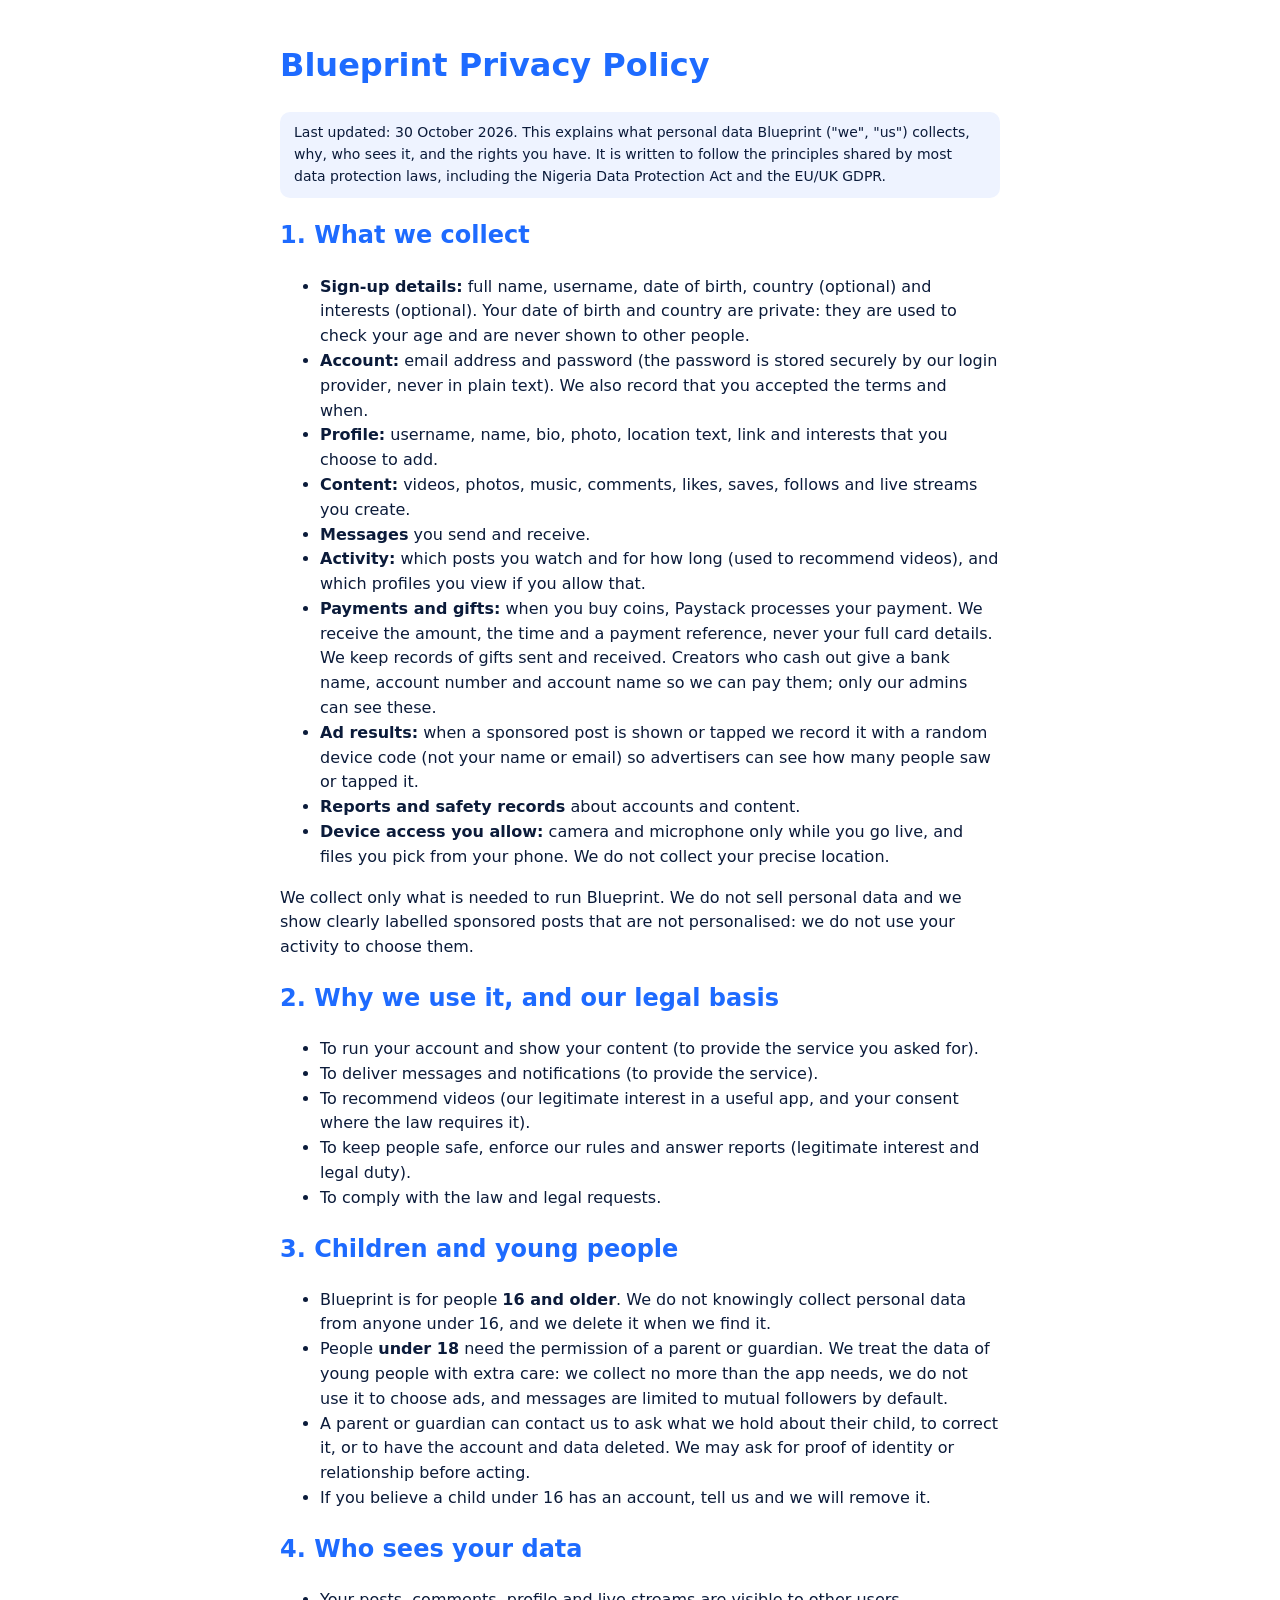
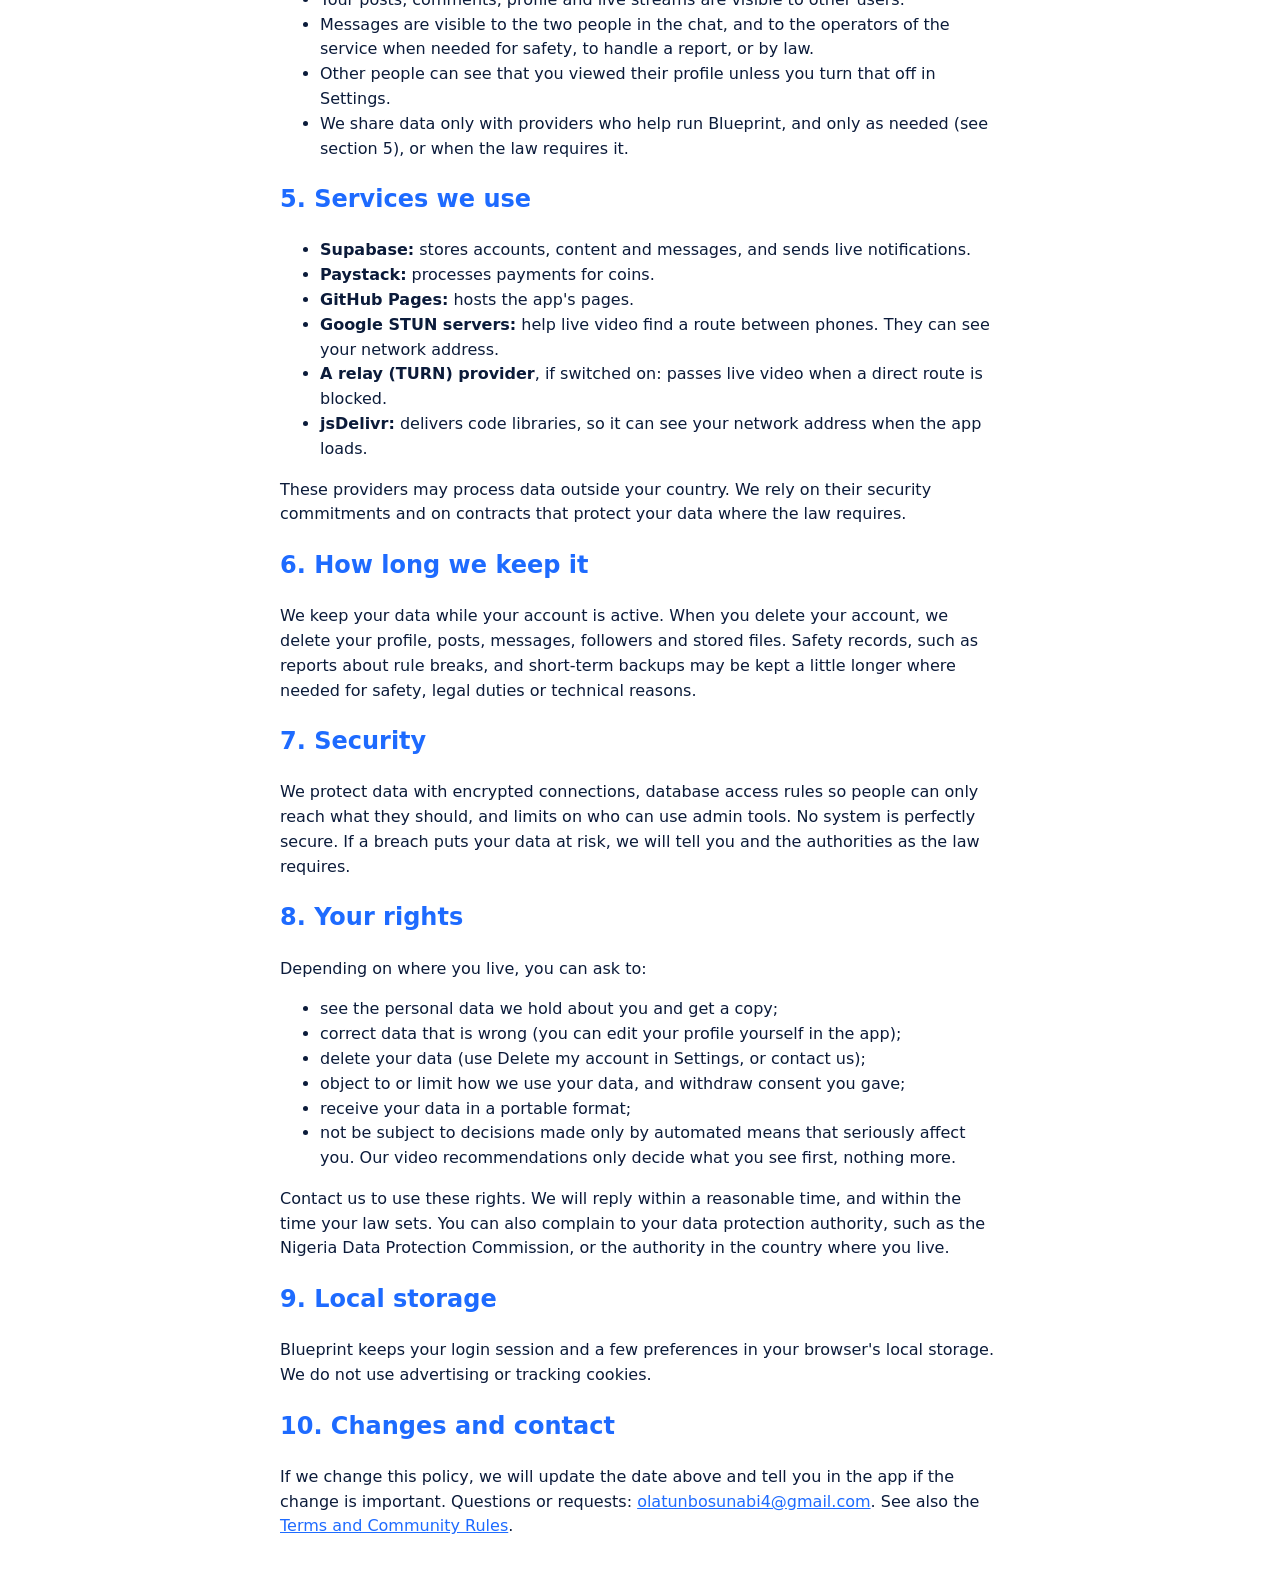
<file: privacy.html>
<!DOCTYPE html><html lang="en"><head><meta charset="utf-8"><meta name="viewport" content="width=device-width,initial-scale=1"><title>Blueprint Privacy Policy</title>
<style>body{font:16px/1.55 system-ui,sans-serif;max-width:720px;margin:0 auto;padding:20px;color:#0b1b3a}h1,h2{color:#1e6bff}a{color:#1e6bff}.note{background:#eef3ff;padding:10px 14px;border-radius:10px;font-size:14px}@media(prefers-color-scheme:dark){body{background:#07101f;color:#eaf1ff}.note{background:#0f1d36}}</style></head><body>
<h1>Blueprint Privacy Policy</h1>
<p class="note">Last updated: 30 October 2026. This explains what personal data Blueprint ("we", "us") collects, why, who sees it, and the rights you have. It is written to follow the principles shared by most data protection laws, including the Nigeria Data Protection Act and the EU/UK GDPR.</p>

<h2>1. What we collect</h2>
<ul>
<li><b>Sign-up details:</b> full name, username, date of birth, country (optional) and interests (optional). Your date of birth and country are private: they are used to check your age and are never shown to other people.</li><li><b>Account:</b> email address and password (the password is stored securely by our login provider, never in plain text). We also record that you accepted the terms and when.</li>
<li><b>Profile:</b> username, name, bio, photo, location text, link and interests that you choose to add.</li>
<li><b>Content:</b> videos, photos, music, comments, likes, saves, follows and live streams you create.</li>
<li><b>Messages</b> you send and receive.</li>
<li><b>Activity:</b> which posts you watch and for how long (used to recommend videos), and which profiles you view if you allow that.</li>
<li><b>Payments and gifts:</b> when you buy coins, Paystack processes your payment. We receive the amount, the time and a payment reference, never your full card details. We keep records of gifts sent and received. Creators who cash out give a bank name, account number and account name so we can pay them; only our admins can see these.</li><li><b>Ad results:</b> when a sponsored post is shown or tapped we record it with a random device code (not your name or email) so advertisers can see how many people saw or tapped it.</li><li><b>Reports and safety records</b> about accounts and content.</li>
<li><b>Device access you allow:</b> camera and microphone only while you go live, and files you pick from your phone. We do not collect your precise location.</li></ul>
<p>We collect only what is needed to run Blueprint. We do not sell personal data and we show clearly labelled sponsored posts that are not personalised: we do not use your activity to choose them.</p>

<h2>2. Why we use it, and our legal basis</h2>
<ul>
<li>To run your account and show your content (to provide the service you asked for).</li>
<li>To deliver messages and notifications (to provide the service).</li>
<li>To recommend videos (our legitimate interest in a useful app, and your consent where the law requires it).</li>
<li>To keep people safe, enforce our rules and answer reports (legitimate interest and legal duty).</li>
<li>To comply with the law and legal requests.</li></ul>

<h2>3. Children and young people</h2>
<ul>
<li>Blueprint is for people <b>16 and older</b>. We do not knowingly collect personal data from anyone under 16, and we delete it when we find it.</li>
<li>People <b>under 18</b> need the permission of a parent or guardian. We treat the data of young people with extra care: we collect no more than the app needs, we do not use it to choose ads, and messages are limited to mutual followers by default.</li>
<li>A parent or guardian can contact us to ask what we hold about their child, to correct it, or to have the account and data deleted. We may ask for proof of identity or relationship before acting.</li>
<li>If you believe a child under 16 has an account, tell us and we will remove it.</li></ul>

<h2>4. Who sees your data</h2>
<ul>
<li>Your posts, comments, profile and live streams are visible to other users.</li>
<li>Messages are visible to the two people in the chat, and to the operators of the service when needed for safety, to handle a report, or by law.</li>
<li>Other people can see that you viewed their profile unless you turn that off in Settings.</li>
<li>We share data only with providers who help run Blueprint, and only as needed (see section 5), or when the law requires it.</li></ul>

<h2>5. Services we use</h2>
<ul>
<li><b>Supabase:</b> stores accounts, content and messages, and sends live notifications.</li>
<li><b>Paystack:</b> processes payments for coins.</li><li><b>GitHub Pages:</b> hosts the app's pages.</li>
<li><b>Google STUN servers:</b> help live video find a route between phones. They can see your network address.</li>
<li><b>A relay (TURN) provider</b>, if switched on: passes live video when a direct route is blocked.</li>
<li><b>jsDelivr:</b> delivers code libraries, so it can see your network address when the app loads.</li></ul>
<p>These providers may process data outside your country. We rely on their security commitments and on contracts that protect your data where the law requires.</p>

<h2>6. How long we keep it</h2>
<p>We keep your data while your account is active. When you delete your account, we delete your profile, posts, messages, followers and stored files. Safety records, such as reports about rule breaks, and short-term backups may be kept a little longer where needed for safety, legal duties or technical reasons.</p>

<h2>7. Security</h2>
<p>We protect data with encrypted connections, database access rules so people can only reach what they should, and limits on who can use admin tools. No system is perfectly secure. If a breach puts your data at risk, we will tell you and the authorities as the law requires.</p>

<h2>8. Your rights</h2>
<p>Depending on where you live, you can ask to:</p>
<ul>
<li>see the personal data we hold about you and get a copy;</li>
<li>correct data that is wrong (you can edit your profile yourself in the app);</li>
<li>delete your data (use Delete my account in Settings, or contact us);</li>
<li>object to or limit how we use your data, and withdraw consent you gave;</li>
<li>receive your data in a portable format;</li>
<li>not be subject to decisions made only by automated means that seriously affect you. Our video recommendations only decide what you see first, nothing more.</li></ul>
<p>Contact us to use these rights. We will reply within a reasonable time, and within the time your law sets. You can also complain to your data protection authority, such as the Nigeria Data Protection Commission, or the authority in the country where you live.</p>

<h2>9. Local storage</h2>
<p>Blueprint keeps your login session and a few preferences in your browser's local storage. We do not use advertising or tracking cookies.</p>

<h2>10. Changes and contact</h2>
<p>If we change this policy, we will update the date above and tell you in the app if the change is important. Questions or requests: <a href="mailto:olatunbosunabi4@gmail.com">olatunbosunabi4@gmail.com</a>. See also the <a href="terms.html">Terms and Community Rules</a>.</p>
</body></html>
</file>
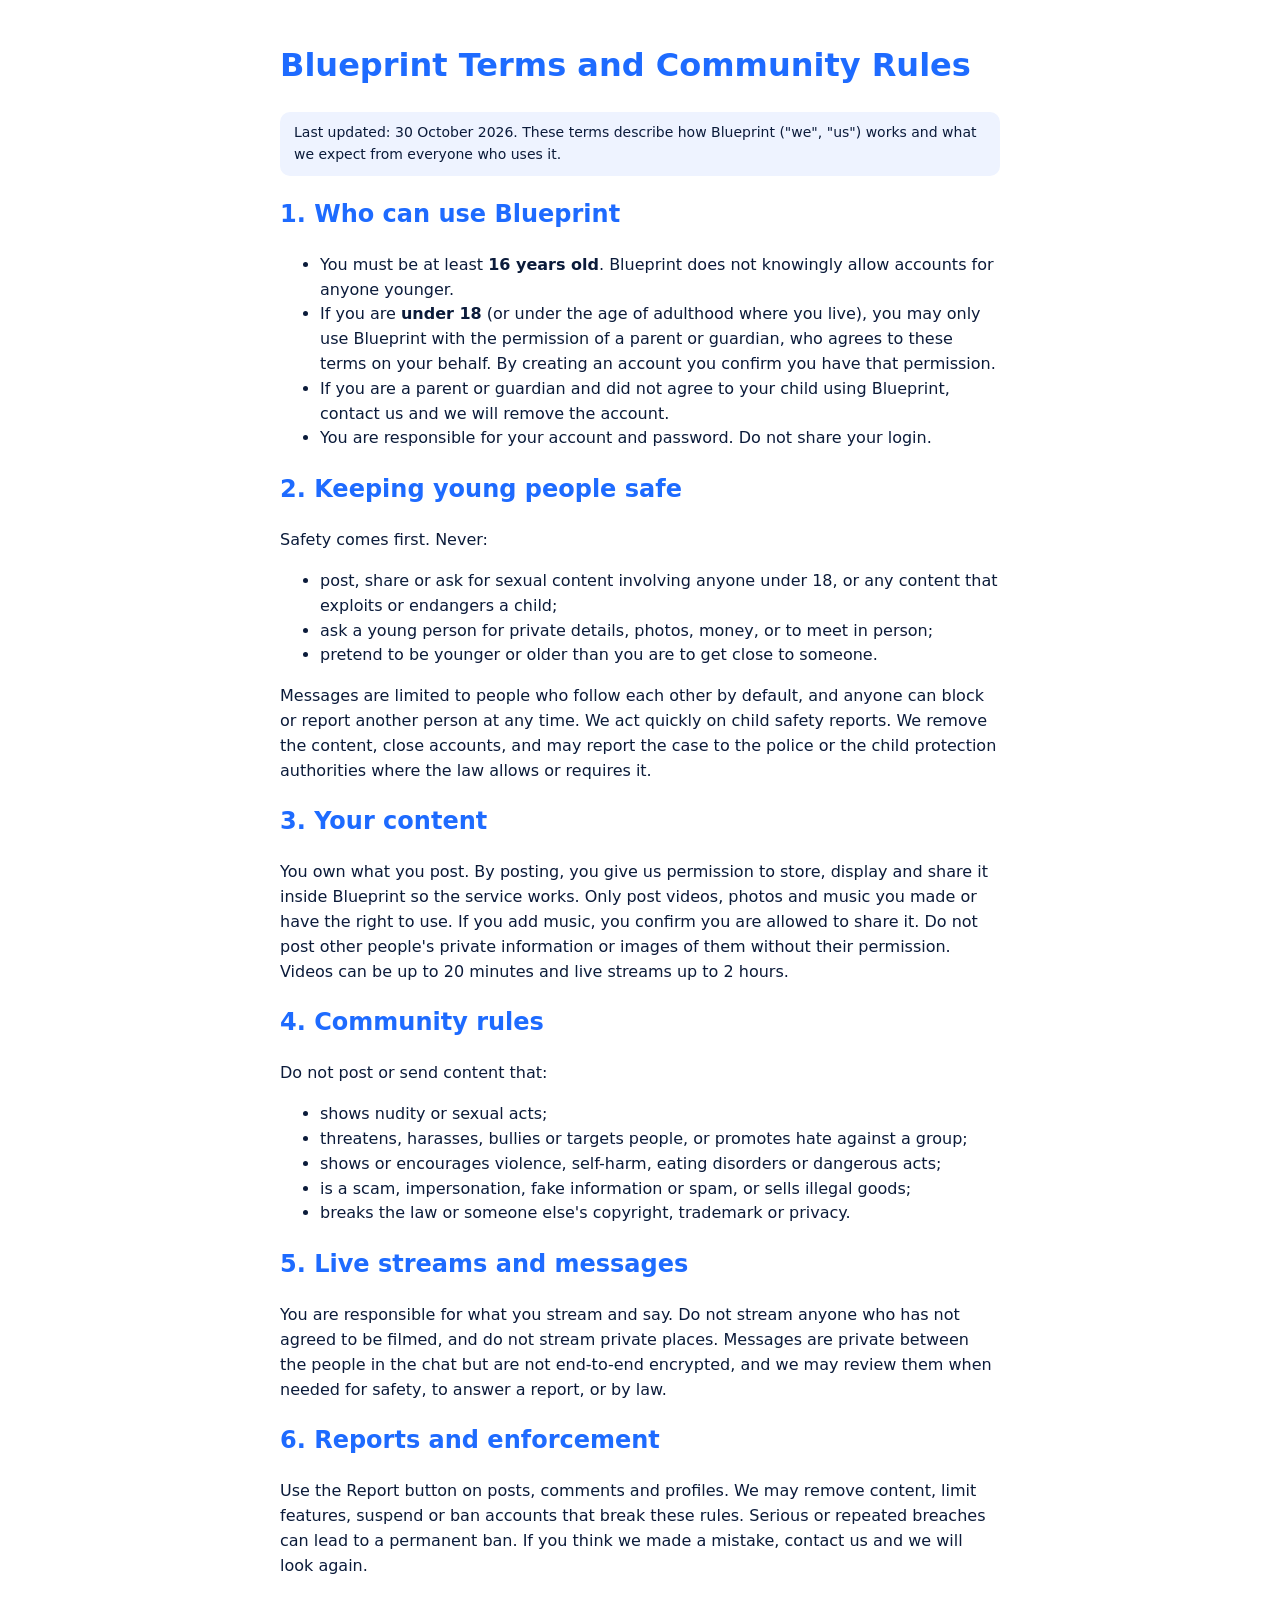
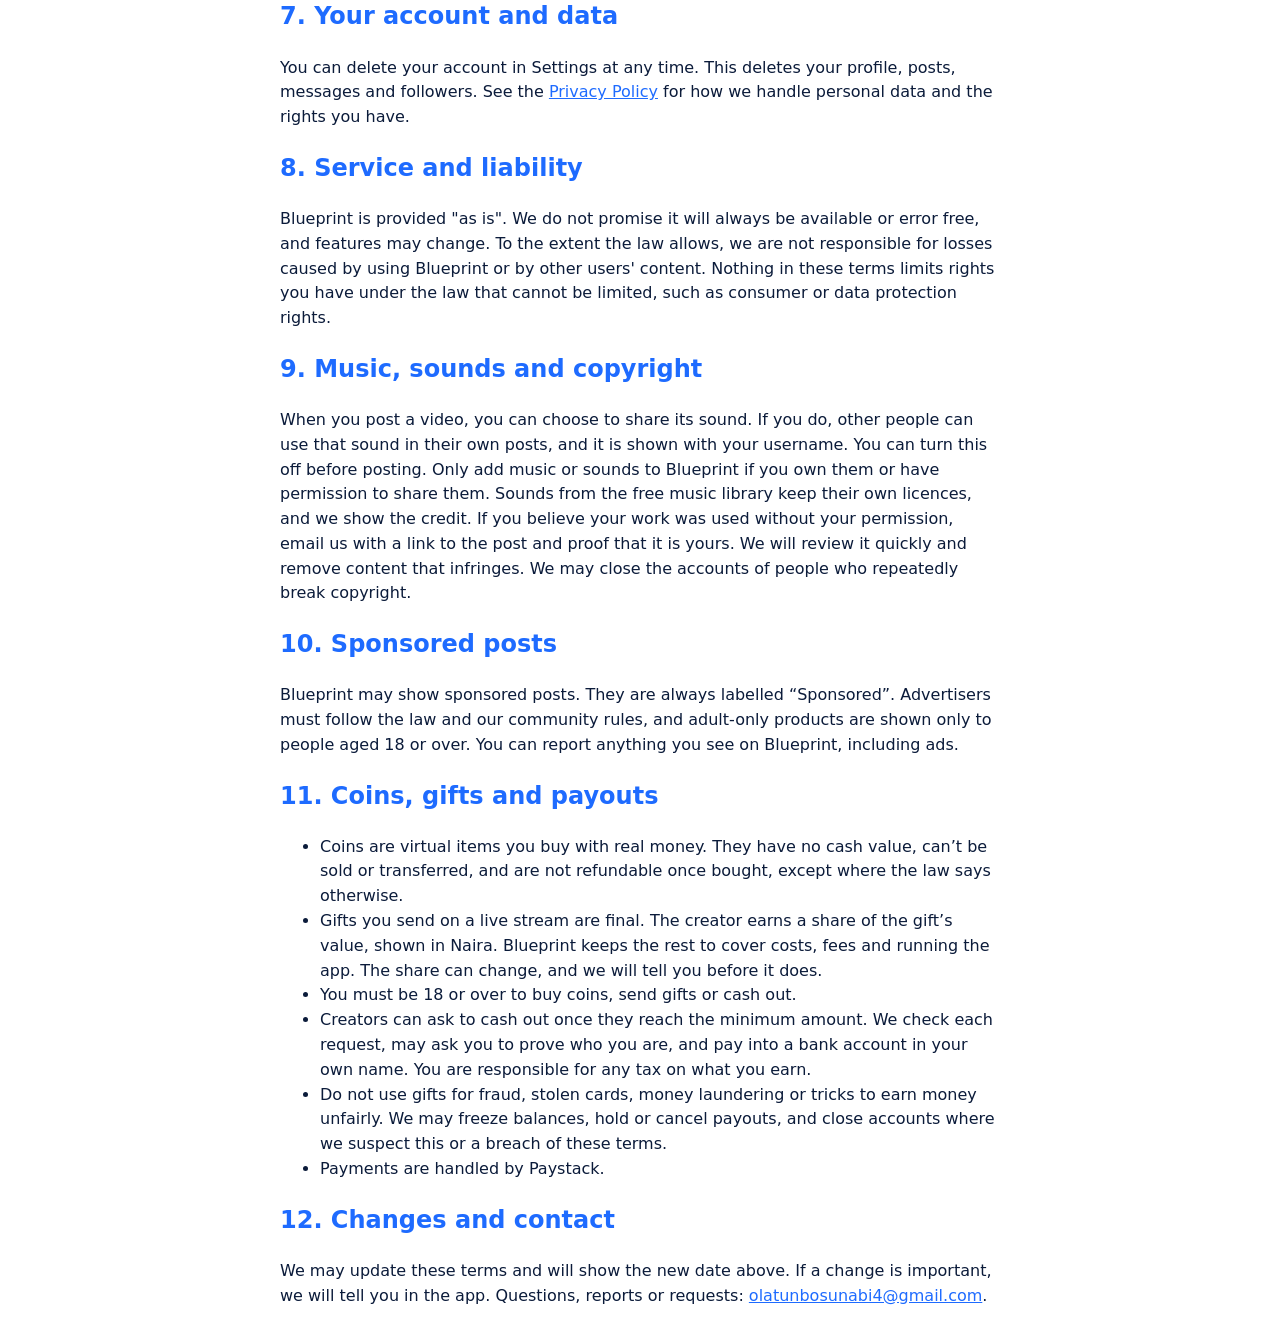
<file: terms.html>
<!DOCTYPE html><html lang="en"><head><meta charset="utf-8"><meta name="viewport" content="width=device-width,initial-scale=1"><title>Blueprint Terms and Community Rules</title>
<style>body{font:16px/1.55 system-ui,sans-serif;max-width:720px;margin:0 auto;padding:20px;color:#0b1b3a}h1,h2{color:#1e6bff}a{color:#1e6bff}.note{background:#eef3ff;padding:10px 14px;border-radius:10px;font-size:14px}@media(prefers-color-scheme:dark){body{background:#07101f;color:#eaf1ff}.note{background:#0f1d36}}</style></head><body>
<h1>Blueprint Terms and Community Rules</h1>
<p class="note">Last updated: 30 October 2026. These terms describe how Blueprint ("we", "us") works and what we expect from everyone who uses it.</p>

<h2>1. Who can use Blueprint</h2>
<ul>
<li>You must be at least <b>16 years old</b>. Blueprint does not knowingly allow accounts for anyone younger.</li>
<li>If you are <b>under 18</b> (or under the age of adulthood where you live), you may only use Blueprint with the permission of a parent or guardian, who agrees to these terms on your behalf. By creating an account you confirm you have that permission.</li>
<li>If you are a parent or guardian and did not agree to your child using Blueprint, contact us and we will remove the account.</li>
<li>You are responsible for your account and password. Do not share your login.</li></ul>

<h2>2. Keeping young people safe</h2>
<p>Safety comes first. Never:</p>
<ul>
<li>post, share or ask for sexual content involving anyone under 18, or any content that exploits or endangers a child;</li>
<li>ask a young person for private details, photos, money, or to meet in person;</li>
<li>pretend to be younger or older than you are to get close to someone.</li></ul>
<p>Messages are limited to people who follow each other by default, and anyone can block or report another person at any time. We act quickly on child safety reports. We remove the content, close accounts, and may report the case to the police or the child protection authorities where the law allows or requires it.</p>

<h2>3. Your content</h2>
<p>You own what you post. By posting, you give us permission to store, display and share it inside Blueprint so the service works. Only post videos, photos and music you made or have the right to use. If you add music, you confirm you are allowed to share it. Do not post other people's private information or images of them without their permission. Videos can be up to 20 minutes and live streams up to 2 hours.</p>

<h2>4. Community rules</h2>
<p>Do not post or send content that:</p>
<ul>
<li>shows nudity or sexual acts;</li>
<li>threatens, harasses, bullies or targets people, or promotes hate against a group;</li>
<li>shows or encourages violence, self-harm, eating disorders or dangerous acts;</li>
<li>is a scam, impersonation, fake information or spam, or sells illegal goods;</li>
<li>breaks the law or someone else's copyright, trademark or privacy.</li></ul>

<h2>5. Live streams and messages</h2>
<p>You are responsible for what you stream and say. Do not stream anyone who has not agreed to be filmed, and do not stream private places. Messages are private between the people in the chat but are not end-to-end encrypted, and we may review them when needed for safety, to answer a report, or by law.</p>

<h2>6. Reports and enforcement</h2>
<p>Use the Report button on posts, comments and profiles. We may remove content, limit features, suspend or ban accounts that break these rules. Serious or repeated breaches can lead to a permanent ban. If you think we made a mistake, contact us and we will look again.</p>

<h2>7. Your account and data</h2>
<p>You can delete your account in Settings at any time. This deletes your profile, posts, messages and followers. See the <a href="privacy.html">Privacy Policy</a> for how we handle personal data and the rights you have.</p>

<h2>8. Service and liability</h2>
<p>Blueprint is provided "as is". We do not promise it will always be available or error free, and features may change. To the extent the law allows, we are not responsible for losses caused by using Blueprint or by other users' content. Nothing in these terms limits rights you have under the law that cannot be limited, such as consumer or data protection rights.</p>

<h2>9. Music, sounds and copyright</h2>
<p>When you post a video, you can choose to share its sound. If you do, other people can use that sound in their own posts, and it is shown with your username. You can turn this off before posting. Only add music or sounds to Blueprint if you own them or have permission to share them. Sounds from the free music library keep their own licences, and we show the credit. If you believe your work was used without your permission, email us with a link to the post and proof that it is yours. We will review it quickly and remove content that infringes. We may close the accounts of people who repeatedly break copyright.</p>
<h2>10. Sponsored posts</h2>
<p>Blueprint may show sponsored posts. They are always labelled “Sponsored”. Advertisers must follow the law and our community rules, and adult-only products are shown only to people aged 18 or over. You can report anything you see on Blueprint, including ads.</p>
<h2>11. Coins, gifts and payouts</h2>
<ul>
<li>Coins are virtual items you buy with real money. They have no cash value, can’t be sold or transferred, and are not refundable once bought, except where the law says otherwise.</li>
<li>Gifts you send on a live stream are final. The creator earns a share of the gift’s value, shown in Naira. Blueprint keeps the rest to cover costs, fees and running the app. The share can change, and we will tell you before it does.</li>
<li>You must be 18 or over to buy coins, send gifts or cash out.</li>
<li>Creators can ask to cash out once they reach the minimum amount. We check each request, may ask you to prove who you are, and pay into a bank account in your own name. You are responsible for any tax on what you earn.</li>
<li>Do not use gifts for fraud, stolen cards, money laundering or tricks to earn money unfairly. We may freeze balances, hold or cancel payouts, and close accounts where we suspect this or a breach of these terms.</li>
<li>Payments are handled by Paystack.</li></ul>
<h2>12. Changes and contact</h2>
<p>We may update these terms and will show the new date above. If a change is important, we will tell you in the app. Questions, reports or requests: <a href="mailto:olatunbosunabi4@gmail.com">olatunbosunabi4@gmail.com</a>.</p>
</body></html>
</file>
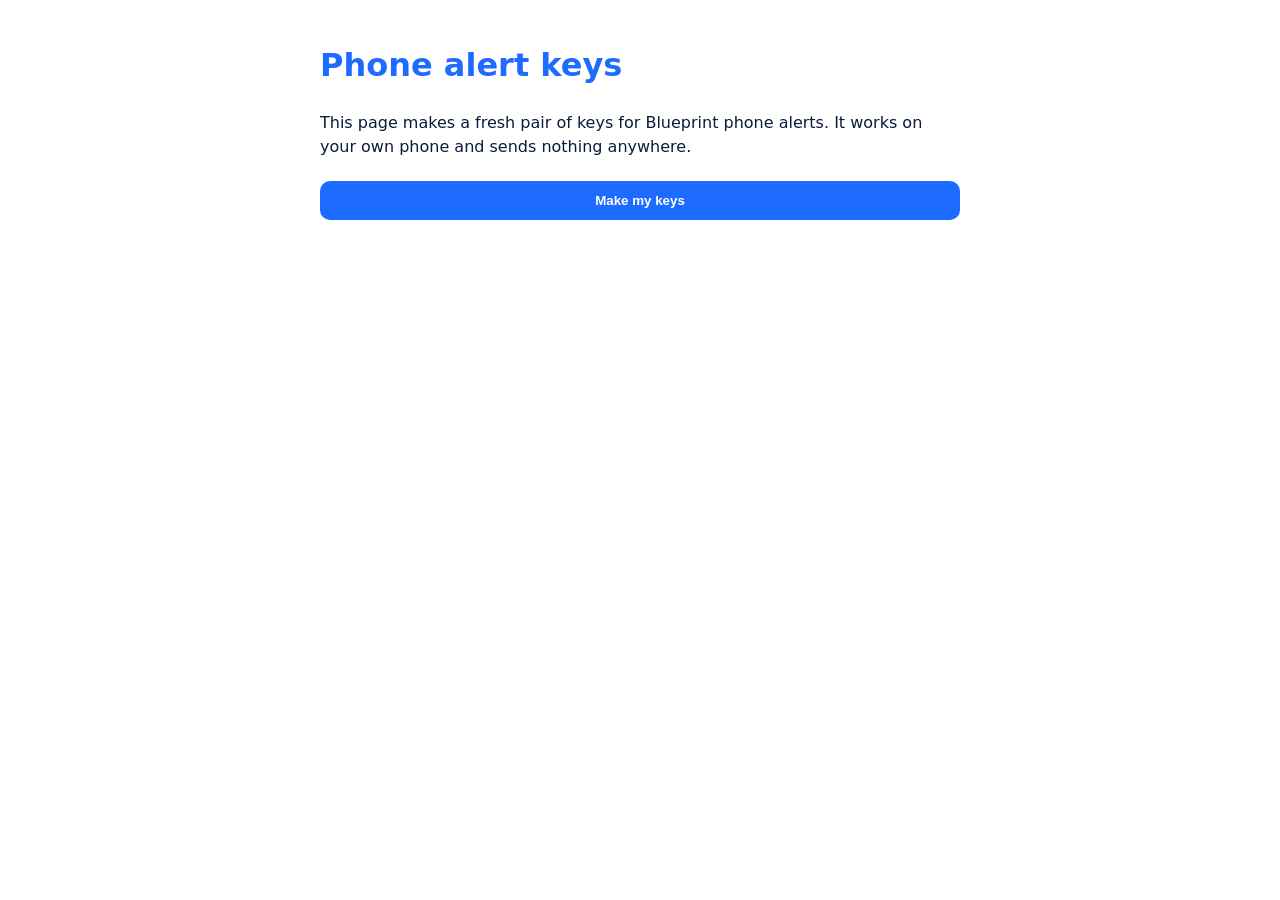
<file: vapid.html>
<!DOCTYPE html><html lang="en"><head><meta charset="utf-8"><meta name="viewport" content="width=device-width,initial-scale=1"><title>Blueprint key maker</title>
<style>body{font:16px/1.5 system-ui,sans-serif;max-width:640px;margin:0 auto;padding:20px;color:#0b1b3a}h1{color:#1e6bff}button{background:#1e6bff;color:#fff;border:0;border-radius:10px;padding:12px 16px;font-weight:700;width:100%;margin:6px 0}textarea{width:100%;font:13px monospace;padding:8px;border:1px solid #ccd;border-radius:8px}.warn{background:#fff1f0;border:1px solid #e5484d;border-radius:10px;padding:10px 14px;font-size:14px}@media(prefers-color-scheme:dark){body{background:#07101f;color:#eaf1ff}textarea{background:#0f1d36;color:#eaf1ff}.warn{background:#2a1214}}</style></head><body>
<h1>Phone alert keys</h1>
<p>This page makes a fresh pair of keys for Blueprint phone alerts. It works on your own phone and sends nothing anywhere.</p>
<button id="go">Make my keys</button>
<div id="out" hidden>
<p><b>1. Public key</b> (goes in <code>config.js</code> as <code>vapidKey</code>; safe to share)</p><textarea id="pub" rows="3" readonly></textarea>
<p><b>2. Private key</b> (goes only in Supabase secrets as <code>VAPID_PRIVATE</code>)</p><textarea id="priv" rows="2" readonly></textarea>
<p class="warn"><b>Keep the private key secret.</b> Never put it in GitHub, <code>config.js</code> or a message to anyone. Paste it into Supabase right away, then close this page. Making new keys later means every phone has to turn alerts on again.</p>
</div>
<script>
const b64 = u8 => btoa(String.fromCharCode(...u8)).replace(/\+/g,'-').replace(/\//g,'_').replace(/=+$/,'');
document.getElementById('go').onclick = async () => {
  const k = await crypto.subtle.generateKey({ name: 'ECDH', namedCurve: 'P-256' }, true, ['deriveBits']);
  document.getElementById('pub').value = b64(new Uint8Array(await crypto.subtle.exportKey('raw', k.publicKey)));
  document.getElementById('priv').value = (await crypto.subtle.exportKey('jwk', k.privateKey)).d;
  document.getElementById('out').hidden = false;
};
</script></body></html>
</file>
